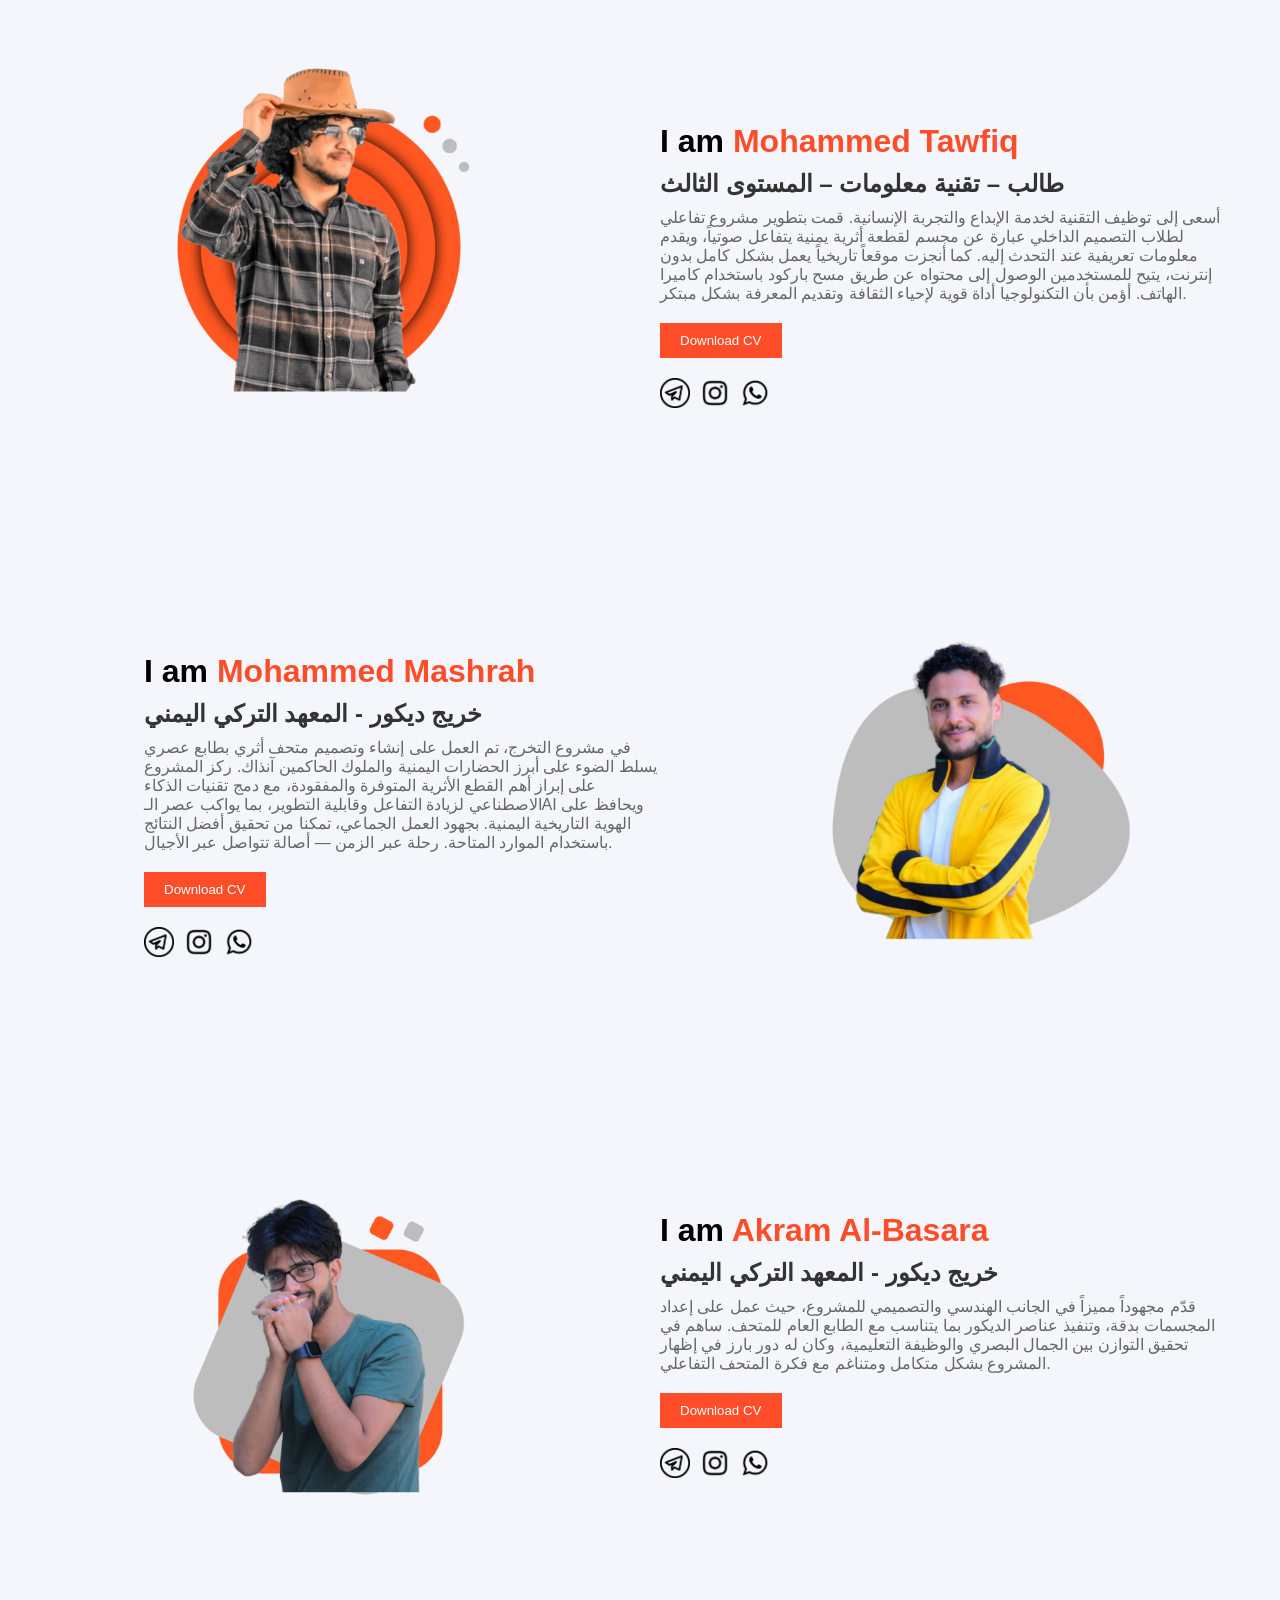
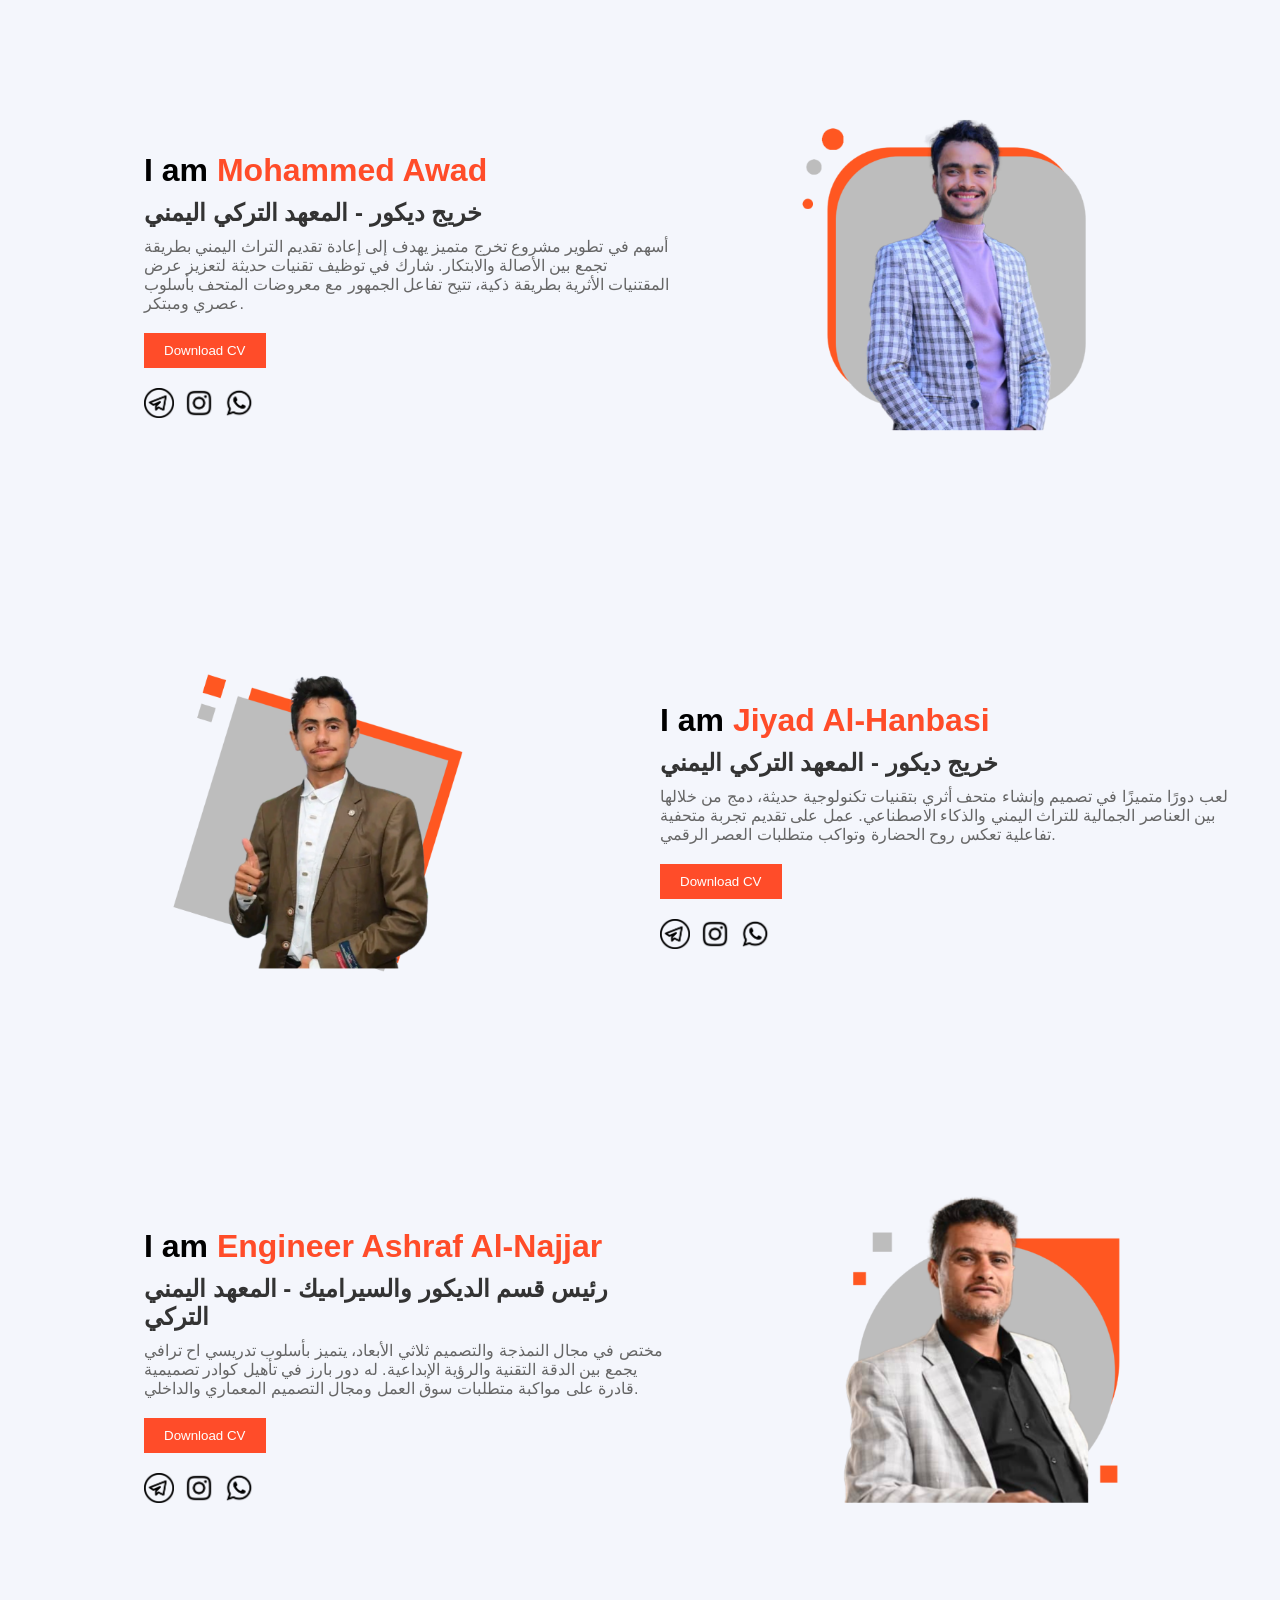
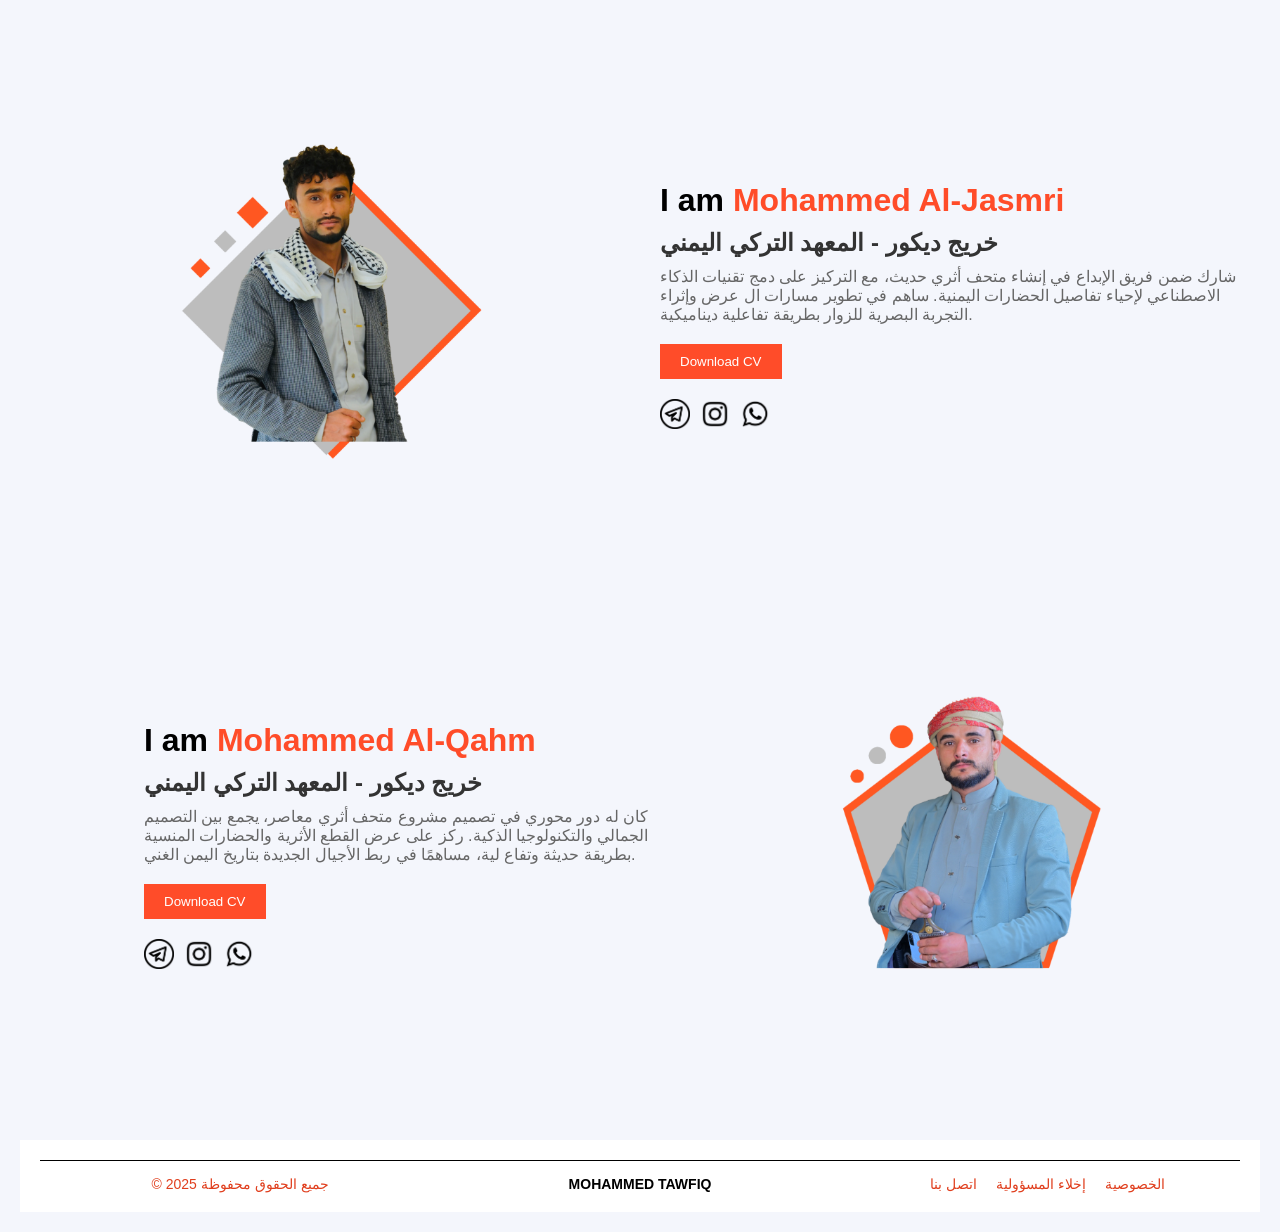
<file: Developers/indexe.html>
<!DOCTYPE html>
<html lang="en">
<head>
  <meta charset="UTF-8" />
  <meta name="viewport" content="width=device-width, initial-scale=1.0"/>
  <title>Profile Design</title>
  <style>
    * {
      margin: 0;
      padding: 0;
      box-sizing: border-box;
      font-family: Arial, sans-serif;
    }


    body {
      background-color: #f4f6fc;
      padding: 20px;
    }

    .section {
      display: flex;
      flex-wrap: wrap;
      align-items: center;
      justify-content: center;
      margin-bottom: 50px;
      animation: fadeInUp 1s ease;
      /* align-items: flex-start; */
    }

    .section.reverse {
      flex-direction: row-reverse;
    }
    .section.reverse .text{
        padding-left: 10%; 
    }

    .text {
      flex: 1;
      min-width: 280px;
      padding: 40px 20px; 
      order: 2;
      display: flex;
      flex-direction: column;
      align-items: flex-start;
      /* line-height: 1.8; */
      overflow-wrap: break-word;
    }

    .image {
      flex: 1;
      min-width: 280px;
      padding: 20px;
      display: flex;
      justify-content: center;
      align-items: center;
      order: 1;
      position: relative;
    }

    .image img {
        width: 450px;
      /* max-width: 300px; */
      border-radius: 10px;
      z-index: 1;
    }

    /* حذف الخلفية اللي ورا الصور */
    .image::before {
      display: none;
    }

    .text h1 {
      font-size: 2em;
      margin-bottom: 10px;
    }

    .text h1 span {
      color: #ff4c29;
    }

    .text h2 {
      font-size: 1.5em;
      margin-bottom: 10px;
      color: #333;
    }

    .text p {
      font-size: 1em;
      color: #666;
      margin-bottom: 20px;
    }

    .btn {
      background-color: #ff4c29;
      color: white;
      border: none;
      padding: 10px 20px;
      cursor: pointer;
      margin-bottom: 15px;
      transition: background 0.3s;
    }

    .btn:hover {
      background-color: #e03e1d;
    }

    .social {
      display: flex;
      gap: 10px;
      margin-top: 5px;
    }

    .social img {
      width: 30px;
      height: 30px;
      object-fit: contain;
      transition: transform 0.3s;
    }

    .social img:hover {
      transform: scale(1.2);
    }

    /* للجوال */
    @media (max-width: 768px) {
      .section, .section.reverse {
        flex-direction: column;
      }

      .text, .image {
        order: unset;
        text-align: center;
        align-items: center;
        padding: 20px 35px;
        max-width: 100%;
        margin-bottom: 0px;
        padding-top: 0px;
      }

      .social {
        justify-content: center;
        
      }
    }

    /* تأثير الدخول */
    @keyframes fadeInUp {
      from {
        opacity: 0;
        transform: translateY(40px);
      }
      to {
        opacity: 1;
        transform: translateY(0);
      }
    }
    
.custom-footer {
  background-color: #ffffff; /* لون مشابه للصورة */
  color: #e03e1d;
  padding: 20px;
  font-size: 14px;
  direction: ltr;
  font-family: sans-serif;
}

.footer-line {
  border-top: 1px solid black;
  margin-bottom: 15px;
}

.footer-content {
  display: flex;
  justify-content: space-between;
  align-items: center;
  flex-wrap: wrap;
  text-align: center;
}

.footer-left,
.footer-center,
.footer-right {
  flex: 1;
}

.footer-right a {
  margin-left: 15px;
  text-decoration: none;
  color: #e03e1d;
}

.footer-right a:hover {
  text-decoration: underline;
}
.footer-center{
    color: #000000;
    font-weight: bold;
  }
  </style>
</head>
<body>

  <!-- أول مقطع -->
  <div class="section">
    <div class="image">
      <img src="images/m1.png" alt="Profile Image 1">
    </div>
    <div class="text">
      <h1>I am <span>Mohammed Tawfiq</span></h1>
      <h2>طالب –  تقنية معلومات – المستوى الثالث</h2>
      <p>     
        أسعى إلى توظيف التقنية لخدمة الإبداع والتجربة الإنسانية.
        قمت بتطوير مشروع تفاعلي لطلاب التصميم الداخلي عبارة عن مجسم لقطعة أثرية يمنية يتفاعل صوتياً، ويقدم معلومات تعريفية عند التحدث إليه.
        كما أنجزت موقعاً تاريخياً يعمل بشكل كامل بدون إنترنت، يتيح للمستخدمين الوصول إلى محتواه عن طريق مسح باركود باستخدام كاميرا الهاتف.
        أؤمن بأن التكنولوجيا أداة قوية لإحياء الثقافة وتقديم المعرفة بشكل مبتكر.</p>
      <button class="btn">Download CV</button>
      <div class="social">
        <img src="icons/1.png" alt="Facebook">
        <img src="icons/2.png" alt="Behance">
        <img src="icons/3.png" alt="LinkedIn">
      </div>
    </div>
  </div>

  <!-- ثاني مقطع (معكوس) -->
  <div class="section reverse">
    <div class="image">
      <img src="images/m2.png" alt="Profile Image 2">
    </div>
    <div class="text">
      <h1>I am <span>Mohammed Mashrah</span></h1>
      <h2>خريج ديكور - المعهد التركي اليمني</h2>
      <p>
        في مشروع التخرج، تم العمل على إنشاء وتصميم متحف أثري بطابع عصري يسلط الضوء على أبرز الحضارات اليمنية والملوك الحاكمين آنذاك.
        ركز المشروع على إبراز أهم القطع الأثرية المتوفرة والمفقودة، مع دمج تقنيات الذكاء الاصطناعي لزيادة التفاعل وقابلية التطوير، بما يواكب عصر الـAI ويحافظ على الهوية التاريخية اليمنية.
        
        بجهود العمل الجماعي، تمكنا من تحقيق أفضل النتائج باستخدام الموارد المتاحة.
        رحلة عبر الزمن — أصالة تتواصل عبر الأجيال.
        </p>
      <button class="btn">Download CV</button>
      <div class="social">
        <img src="icons/1.png" alt="Facebook">
        <img src="icons/2.png" alt="Behance">
        <img src="icons/3.png" alt="LinkedIn">
      </div>
    </div>
  </div>
    <!-- أول مقطع -->
  <div class="section">
    <div class="image">
      <img src="images/m3.png" alt="Profile Image 1">
    </div>
    <div class="text">
      <h1>I am <span>Akram Al-Basara</span></h1>
      <h2>خريج ديكور - المعهد التركي اليمني</h2>
      <P>قدّم مجهوداً مميزاً في الجانب الهندسي والتصميمي للمشروع، حيث عمل على إعداد المجسمات بدقة، وتنفيذ عناصر الديكور بما يتناسب مع الطابع العام للمتحف.
        ساهم في تحقيق التوازن بين الجمال البصري والوظيفة التعليمية، وكان له دور بارز في إظهار المشروع بشكل متكامل ومتناغم مع فكرة المتحف التفاعلي.</P>
      <button class="btn">Download CV</button>
      <div class="social">
        <img src="icons/1.png" alt="Facebook">
        <img src="icons/2.png" alt="Behance">
        <img src="icons/3.png" alt="LinkedIn">
      </div>
    </div>
  </div>

  <!-- ثاني مقطع (معكوس) -->
  <div class="section reverse">
    <div class="image">
      <img src="images/m4.png" alt="Profile Image 2">
    </div>
    <div class="text">
      <h1>I am <span>Mohammed Awad</span></h1>
      <h2>خريج ديكور - المعهد التركي اليمني</h2>
      <P>أسهم في تطوير مشروع تخرج متميز يهدف إلى إعادة تقديم التراث اليمني بطريقة تجمع بين الأصالة والابتكار. شارك في توظيف تقنيات حديثة لتعزيز عرض 
        المقتنيات الأثرية بطريقة ذكية، تتيح تفاعل الجمهور مع معروضات المتحف بأسلوب عصري ومبتكر.</P>
      <button class="btn">Download CV</button>
      <div class="social">
        <img src="icons/1.png" alt="Facebook">
        <img src="icons/2.png" alt="Behance">
        <img src="icons/3.png" alt="LinkedIn">
      </div>
    </div>
  </div>
    <!-- أول مقطع -->
    <div class="section">
      <div class="image">
        <img src="images/m5.png" alt="Profile Image 1">
      </div>
      <div class="text">
        <h1>I am <span>Jiyad Al-Hanbasi</span></h1>
        <h2>خريج ديكور - المعهد التركي اليمني</h2>
        <P>لعب دورًا متميزًا في تصميم وإنشاء متحف أثري بتقنيات تكنولوجية حديثة، دمج من خلالها بين العناصر الجمالية للتراث اليمني والذكاء الاصطناعي. عمل على تقديم تجربة 
          متحفية تفاعلية تعكس روح الحضارة وتواكب متطلبات العصر الرقمي.
        </P>
        <button class="btn">Download CV</button>
        <div class="social">
          <img src="icons/1.png" alt="Facebook">
          <img src="icons/2.png" alt="Behance">
          <img src="icons/3.png" alt="LinkedIn">
        </div>
      </div>
    </div>
  
    <!-- ثاني مقطع (معكوس) -->
    <div class="section reverse">
      <div class="image">
        <img src="images/m6.png" alt="Profile Image 2">
      </div>
      <div class="text">
        <h1>I am <span>Engineer Ashraf Al-Najjar</span></h1>
        <h2>رئيس قسم الديكور والسيراميك - المعهد اليمني التركي</h2>
       <p>مختص في مجال النمذجة والتصميم ثلاثي الأبعاد، يتميز بأسلوب تدريسي اح
        ترافي يجمع بين الدقة التقنية والرؤية الإبداعية. له دور بارز في تأهيل كوادر تصميمية قادرة على مواكبة متطلبات سوق العمل ومجال التصميم المعماري والداخلي.</p>
        <button class="btn">Download CV</button>
        <div class="social">
          <img src="icons/1.png" alt="Facebook">
          <img src="icons/2.png" alt="Behance">
          <img src="icons/3.png" alt="LinkedIn">
        </div>
      </div>
    </div>
        <!-- أول مقطع -->
        <div class="section">
          <div class="image">
            <img src="images/m7.png" alt="Profile Image 1">
          </div>
          <div class="text">
            <h1>I am <span>Mohammed Al-Jasmri</span></h1>
            <h2>خريج ديكور - المعهد التركي اليمني</h2>
            <P>شارك ضمن فريق الإبداع في إنشاء متحف أثري حديث، مع التركيز على دمج تقنيات الذكاء الاصطناعي لإحياء تفاصيل الحضارات اليمنية. ساهم في تطوير مسارات ال
              عرض وإثراء التجربة البصرية للزوار بطريقة تفاعلية ديناميكية.
            </P>
            <button class="btn">Download CV</button>
            <div class="social">
              <img src="icons/1.png" alt="Facebook">
              <img src="icons/2.png" alt="Behance">
              <img src="icons/3.png" alt="LinkedIn">
            </div>
          </div>
        </div>
      
        <!-- ثاني مقطع (معكوس) -->
        <div class="section reverse">
          <div class="image">
            <img src="images/m8.png" alt="Profile Image 2">
          </div>
          <div class="text">
            <h1>I am <span>Mohammed Al-Qahm</span></h1>
            <h2>خريج ديكور - المعهد التركي اليمني</h2>
            <p>كان له دور محوري في تصميم مشروع متحف أثري معاصر، يجمع بين التصميم الجمالي والتكنولوجيا الذكية. ركز على عرض القطع الأثرية والحضارات المنسية بطريقة حديثة وتفاع
              لية، مساهمًا في ربط الأجيال الجديدة بتاريخ اليمن الغني.
            </p>
            <button class="btn">Download CV</button>
            <div class="social">
              <img src="icons/1.png" alt="Facebook">
              <img src="icons/2.png" alt="Behance">
              <img src="icons/3.png" alt="LinkedIn">
            </div>
          </div>
        </div>
    <footer class="custom-footer">
      <div class="footer-line"></div>
      <div class="footer-content">
        <div class="footer-left">© جميع الحقوق محفوظة 2025</div>
        <div class="footer-center">MOHAMMED TAWFIQ</div>
        <div class="footer-right">
          <a href="#">الخصوصية</a>
          <a href="#">إخلاء المسؤولية</a>
          <a href="#">اتصل بنا</a>
        </div>
      </div>
    </footer>

</body>
</html>
</file>
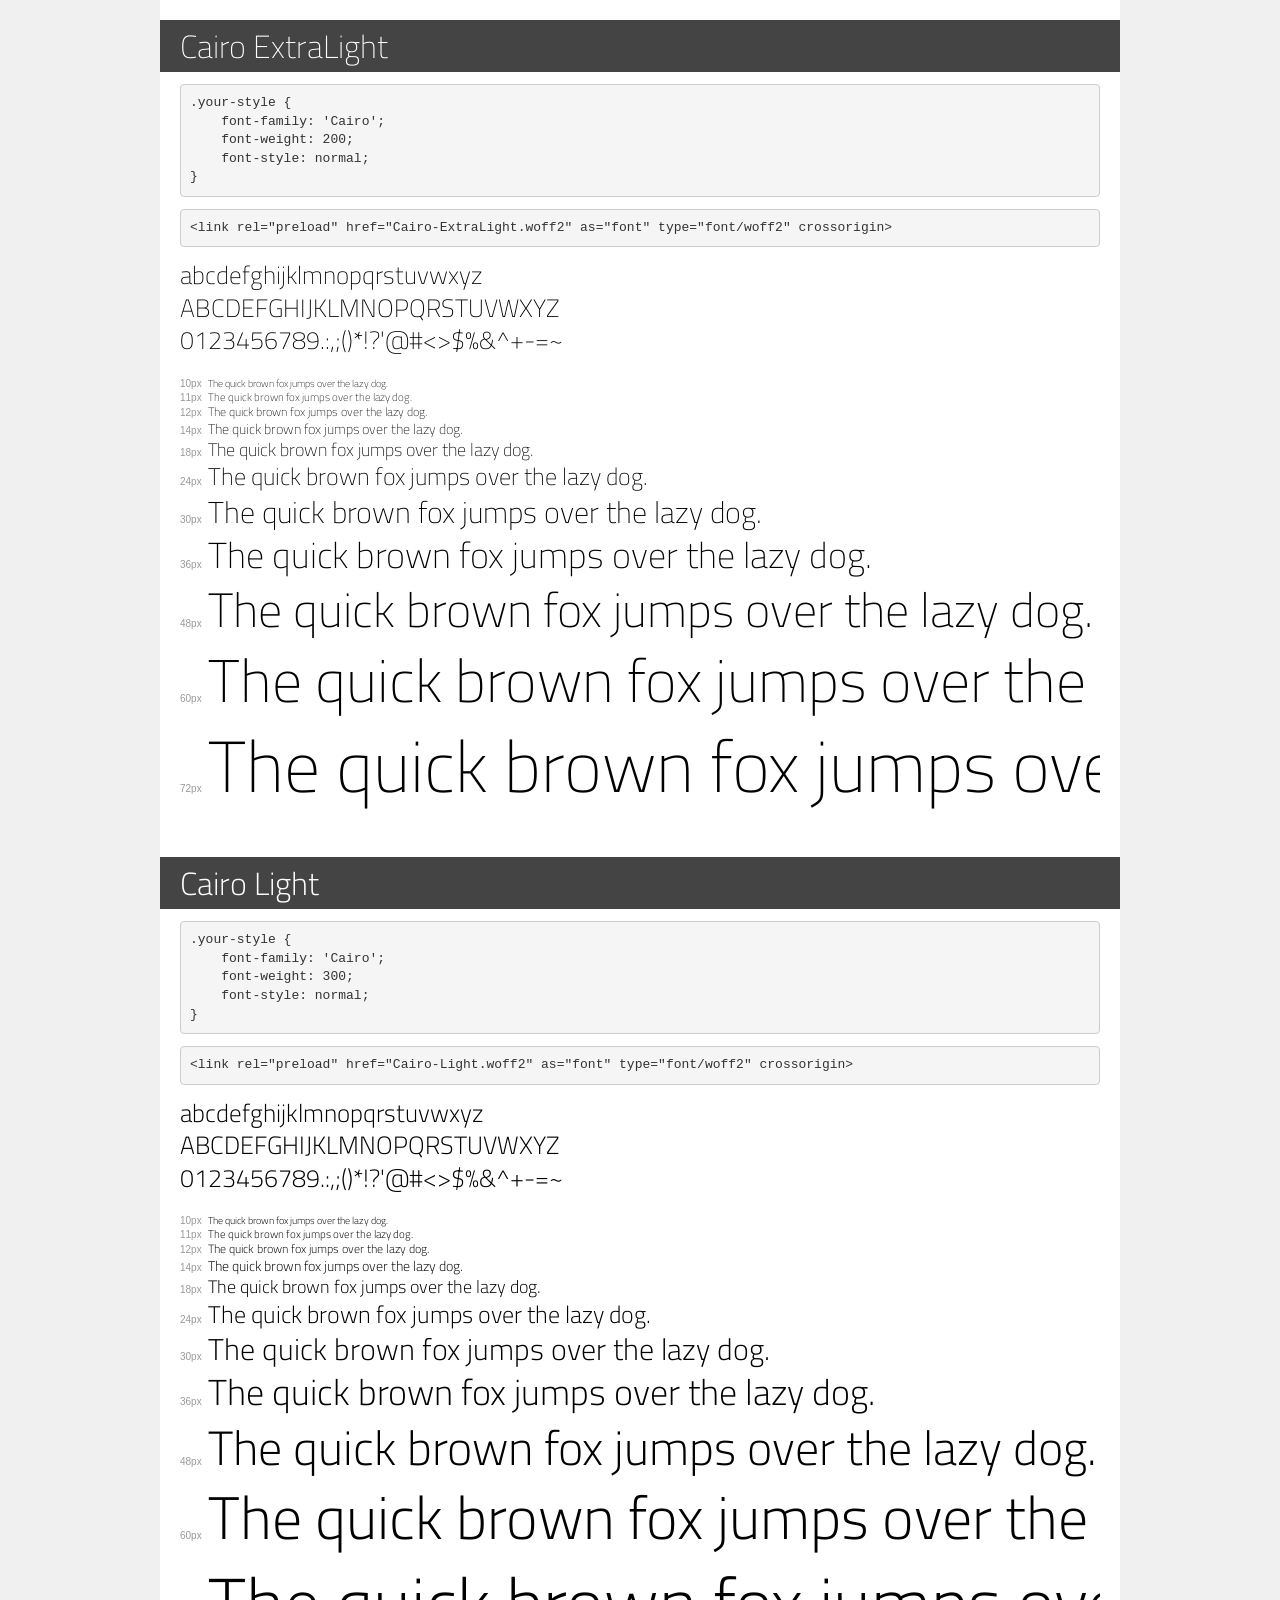
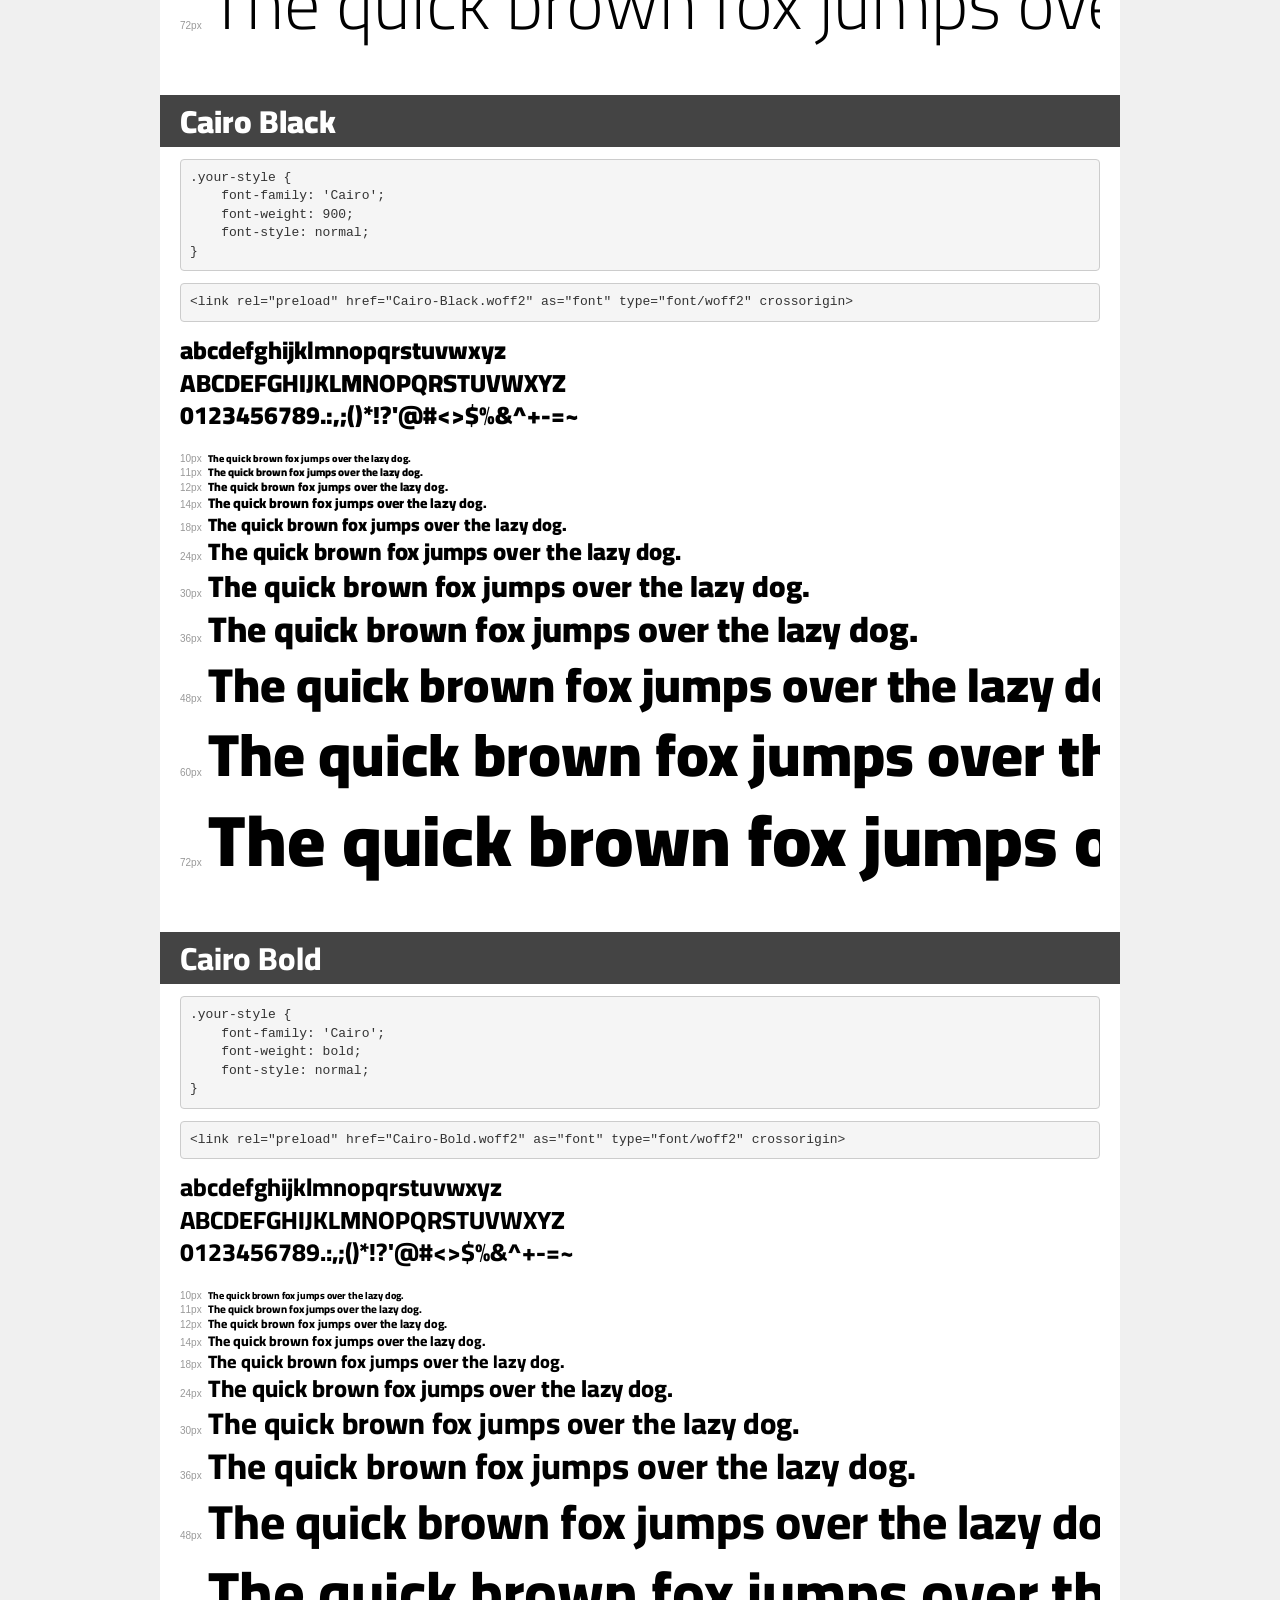
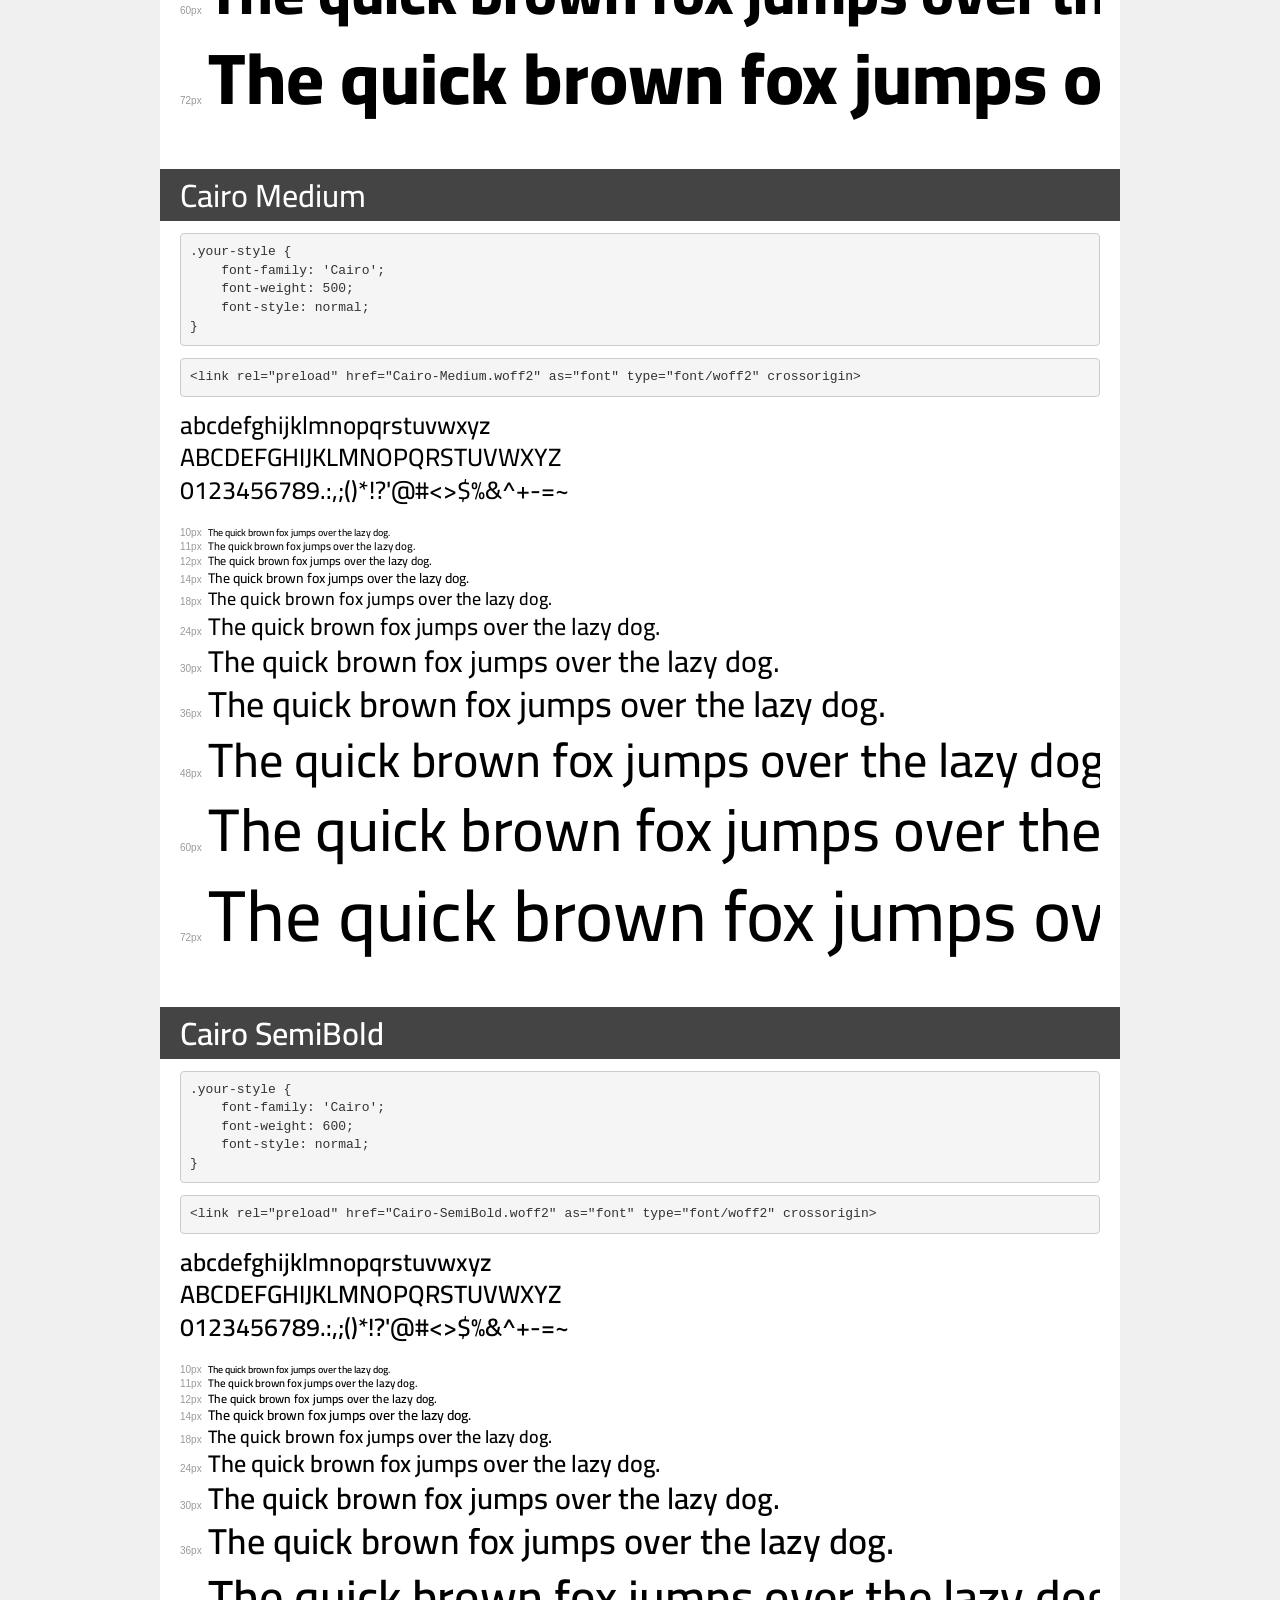
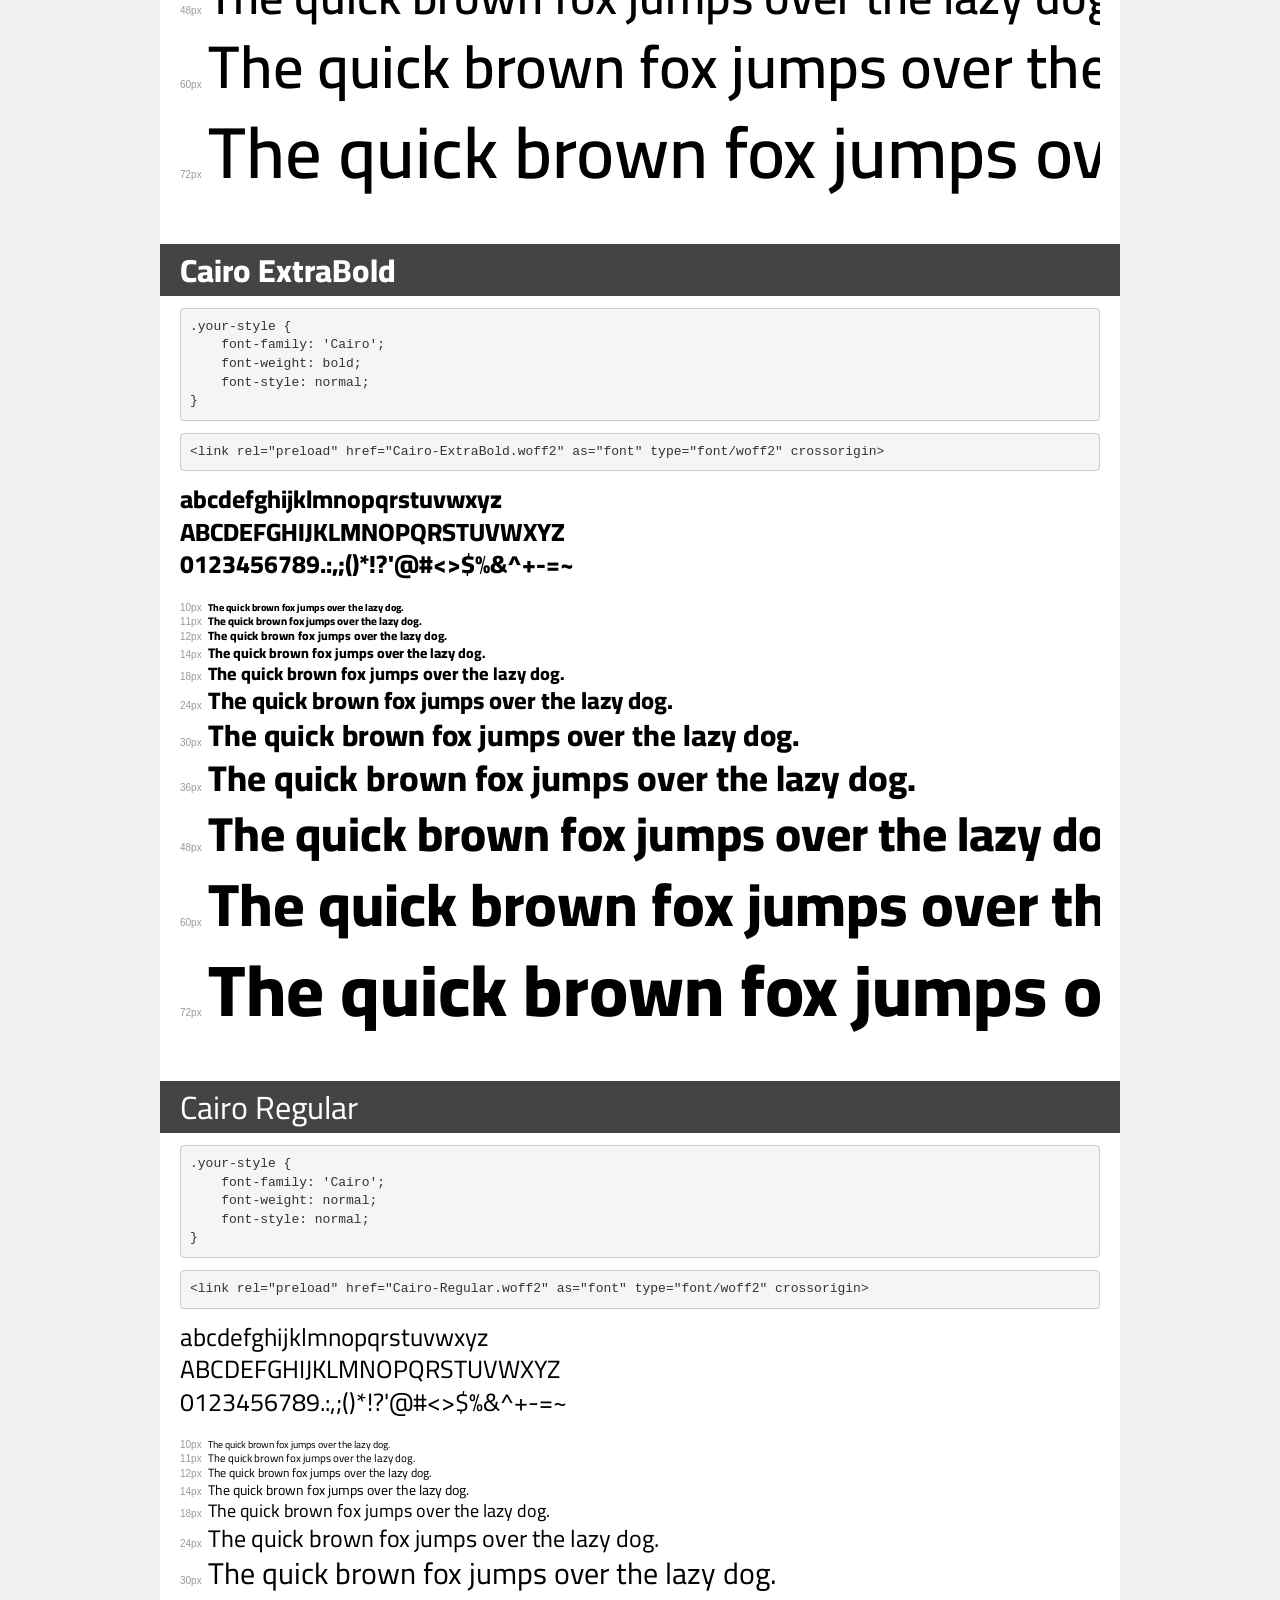
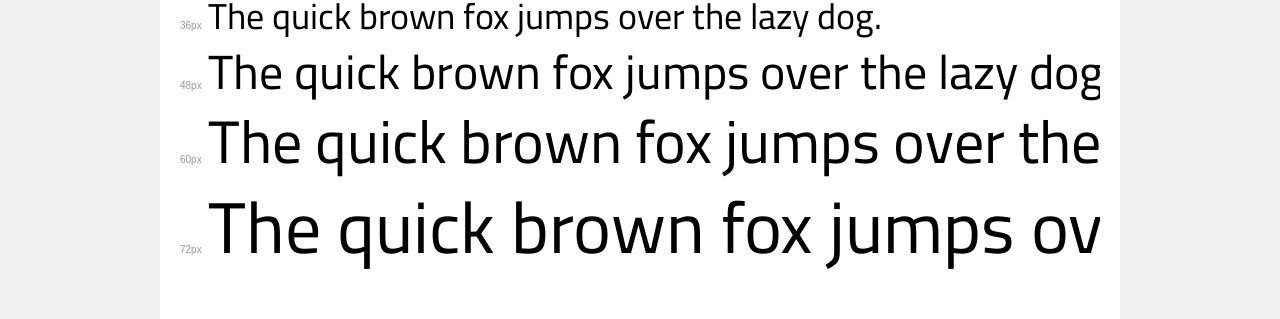
<file: fonts/demo.html>
<!DOCTYPE html>
<html lang="en">
<head>
    <meta charset="utf-8">
    <meta http-equiv="X-UA-Compatible" content="IE=edge">
    <meta name="viewport" content="width=device-width, initial-scale=1">
    <meta name="robots" content="noindex, noarchive">
    <meta name="format-detection" content="telephone=no">
    <title>Transfonter demo</title>
    <link href="stylesheet.css" rel="stylesheet">
    <style>
        /*
        http://meyerweb.com/eric/tools/css/reset/
        v2.0 | 20110126
        License: none (public domain)
        */
        html, body, div, span, applet, object, iframe,
        h1, h2, h3, h4, h5, h6, p, blockquote, pre,
        a, abbr, acronym, address, big, cite, code,
        del, dfn, em, img, ins, kbd, q, s, samp,
        small, strike, strong, sub, sup, tt, var,
        b, u, i, center,
        dl, dt, dd, ol, ul, li,
        fieldset, form, label, legend,
        table, caption, tbody, tfoot, thead, tr, th, td,
        article, aside, canvas, details, embed,
        figure, figcaption, footer, header, hgroup,
        menu, nav, output, ruby, section, summary,
        time, mark, audio, video {
            margin: 0;
            padding: 0;
            border: 0;
            font-size: 100%;
            font: inherit;
            vertical-align: baseline;
        }
        /* HTML5 display-role reset for older browsers */
        article, aside, details, figcaption, figure,
        footer, header, hgroup, menu, nav, section {
            display: block;
        }
        body {
            line-height: 1;
        }
        ol, ul {
            list-style: none;
        }
        blockquote, q {
            quotes: none;
        }
        blockquote:before, blockquote:after,
        q:before, q:after {
            content: '';
            content: none;
        }
        table {
            border-collapse: collapse;
            border-spacing: 0;
        }
        /* demo styles */
        body {
            background: #f0f0f0;
            color: #000;
        }
        .page {
            background: #fff;
            width: 920px;
            margin: 0 auto;
            padding: 20px 20px 0 20px;
            overflow: hidden;
        }
        .font-container {
            overflow-x: auto;
            overflow-y: hidden;
            margin-bottom: 40px;
            line-height: 1.3;
            white-space: nowrap;
            padding-bottom: 5px;
        }
        h1 {
            position: relative;
            background: #444;
            font-size: 32px;
            color: #fff;
            padding: 10px 20px;
            margin: 0 -20px 12px -20px;
        }
        .letters {
            font-size: 25px;
            margin-bottom: 20px;
        }
        .s10:before {
            content: '10px';
        }
        .s11:before {
            content: '11px';
        }
        .s12:before {
            content: '12px';
        }
        .s14:before {
            content: '14px';
        }
        .s18:before {
            content: '18px';
        }
        .s24:before {
            content: '24px';
        }
        .s30:before {
            content: '30px';
        }
        .s36:before {
            content: '36px';
        }
        .s48:before {
            content: '48px';
        }
        .s60:before {
            content: '60px';
        }
        .s72:before {
            content: '72px';
        }
        .s10:before, .s11:before, .s12:before, .s14:before,
        .s18:before, .s24:before, .s30:before, .s36:before,
        .s48:before, .s60:before, .s72:before {
            font-family: Arial, sans-serif;
            font-size: 10px;
            font-weight: normal;
            font-style: normal;
            color: #999;
            padding-right: 6px;
        }
        pre {
            display: block;
            padding: 9px;
            margin: 0 0 12px;
            font-family: Monaco, Menlo, Consolas, "Courier New", monospace;
            font-size: 13px;
            line-height: 1.428571429;
            color: #333;
            font-weight: normal;
            font-style: normal;
            background-color: #f5f5f5;
            border: 1px solid #ccc;
            overflow-x: auto;
            border-radius: 4px;
        }
        /* responsive */
        @media (max-width: 959px) {
            .page {
                width: auto;
                margin: 0;
            }
        }
    </style>
</head>
<body>
<div class="page">
    <div class="demo">
        <h1 style="font-family: 'Cairo'; font-weight: 200; font-style: normal;">Cairo ExtraLight</h1>
        <pre title="Usage">.your-style {
    font-family: 'Cairo';
    font-weight: 200;
    font-style: normal;
}</pre>
        <pre title="Preload (optional)">
&lt;link rel=&quot;preload&quot; href=&quot;Cairo-ExtraLight.woff2&quot; as=&quot;font&quot; type=&quot;font/woff2&quot; crossorigin&gt;</pre>
        <div class="font-container" style="font-family: 'Cairo'; font-weight: 200; font-style: normal;">
            <p class="letters">
                abcdefghijklmnopqrstuvwxyz<br>
ABCDEFGHIJKLMNOPQRSTUVWXYZ<br>
                0123456789.:,;()*!?'@#&lt;&gt;$%&^+-=~
            </p>
            <p class="s10" style="font-size: 10px;">The quick brown fox jumps over the lazy dog.</p>
            <p class="s11" style="font-size: 11px;">The quick brown fox jumps over the lazy dog.</p>
            <p class="s12" style="font-size: 12px;">The quick brown fox jumps over the lazy dog.</p>
            <p class="s14" style="font-size: 14px;">The quick brown fox jumps over the lazy dog.</p>
            <p class="s18" style="font-size: 18px;">The quick brown fox jumps over the lazy dog.</p>
            <p class="s24" style="font-size: 24px;">The quick brown fox jumps over the lazy dog.</p>
            <p class="s30" style="font-size: 30px;">The quick brown fox jumps over the lazy dog.</p>
            <p class="s36" style="font-size: 36px;">The quick brown fox jumps over the lazy dog.</p>
            <p class="s48" style="font-size: 48px;">The quick brown fox jumps over the lazy dog.</p>
            <p class="s60" style="font-size: 60px;">The quick brown fox jumps over the lazy dog.</p>
            <p class="s72" style="font-size: 72px;">The quick brown fox jumps over the lazy dog.</p>
        </div>
    </div>

    <div class="demo">
        <h1 style="font-family: 'Cairo'; font-weight: 300; font-style: normal;">Cairo Light</h1>
        <pre title="Usage">.your-style {
    font-family: 'Cairo';
    font-weight: 300;
    font-style: normal;
}</pre>
        <pre title="Preload (optional)">
&lt;link rel=&quot;preload&quot; href=&quot;Cairo-Light.woff2&quot; as=&quot;font&quot; type=&quot;font/woff2&quot; crossorigin&gt;</pre>
        <div class="font-container" style="font-family: 'Cairo'; font-weight: 300; font-style: normal;">
            <p class="letters">
                abcdefghijklmnopqrstuvwxyz<br>
ABCDEFGHIJKLMNOPQRSTUVWXYZ<br>
                0123456789.:,;()*!?'@#&lt;&gt;$%&^+-=~
            </p>
            <p class="s10" style="font-size: 10px;">The quick brown fox jumps over the lazy dog.</p>
            <p class="s11" style="font-size: 11px;">The quick brown fox jumps over the lazy dog.</p>
            <p class="s12" style="font-size: 12px;">The quick brown fox jumps over the lazy dog.</p>
            <p class="s14" style="font-size: 14px;">The quick brown fox jumps over the lazy dog.</p>
            <p class="s18" style="font-size: 18px;">The quick brown fox jumps over the lazy dog.</p>
            <p class="s24" style="font-size: 24px;">The quick brown fox jumps over the lazy dog.</p>
            <p class="s30" style="font-size: 30px;">The quick brown fox jumps over the lazy dog.</p>
            <p class="s36" style="font-size: 36px;">The quick brown fox jumps over the lazy dog.</p>
            <p class="s48" style="font-size: 48px;">The quick brown fox jumps over the lazy dog.</p>
            <p class="s60" style="font-size: 60px;">The quick brown fox jumps over the lazy dog.</p>
            <p class="s72" style="font-size: 72px;">The quick brown fox jumps over the lazy dog.</p>
        </div>
    </div>

    <div class="demo">
        <h1 style="font-family: 'Cairo'; font-weight: 900; font-style: normal;">Cairo Black</h1>
        <pre title="Usage">.your-style {
    font-family: 'Cairo';
    font-weight: 900;
    font-style: normal;
}</pre>
        <pre title="Preload (optional)">
&lt;link rel=&quot;preload&quot; href=&quot;Cairo-Black.woff2&quot; as=&quot;font&quot; type=&quot;font/woff2&quot; crossorigin&gt;</pre>
        <div class="font-container" style="font-family: 'Cairo'; font-weight: 900; font-style: normal;">
            <p class="letters">
                abcdefghijklmnopqrstuvwxyz<br>
ABCDEFGHIJKLMNOPQRSTUVWXYZ<br>
                0123456789.:,;()*!?'@#&lt;&gt;$%&^+-=~
            </p>
            <p class="s10" style="font-size: 10px;">The quick brown fox jumps over the lazy dog.</p>
            <p class="s11" style="font-size: 11px;">The quick brown fox jumps over the lazy dog.</p>
            <p class="s12" style="font-size: 12px;">The quick brown fox jumps over the lazy dog.</p>
            <p class="s14" style="font-size: 14px;">The quick brown fox jumps over the lazy dog.</p>
            <p class="s18" style="font-size: 18px;">The quick brown fox jumps over the lazy dog.</p>
            <p class="s24" style="font-size: 24px;">The quick brown fox jumps over the lazy dog.</p>
            <p class="s30" style="font-size: 30px;">The quick brown fox jumps over the lazy dog.</p>
            <p class="s36" style="font-size: 36px;">The quick brown fox jumps over the lazy dog.</p>
            <p class="s48" style="font-size: 48px;">The quick brown fox jumps over the lazy dog.</p>
            <p class="s60" style="font-size: 60px;">The quick brown fox jumps over the lazy dog.</p>
            <p class="s72" style="font-size: 72px;">The quick brown fox jumps over the lazy dog.</p>
        </div>
    </div>

    <div class="demo">
        <h1 style="font-family: 'Cairo'; font-weight: bold; font-style: normal;">Cairo Bold</h1>
        <pre title="Usage">.your-style {
    font-family: 'Cairo';
    font-weight: bold;
    font-style: normal;
}</pre>
        <pre title="Preload (optional)">
&lt;link rel=&quot;preload&quot; href=&quot;Cairo-Bold.woff2&quot; as=&quot;font&quot; type=&quot;font/woff2&quot; crossorigin&gt;</pre>
        <div class="font-container" style="font-family: 'Cairo'; font-weight: bold; font-style: normal;">
            <p class="letters">
                abcdefghijklmnopqrstuvwxyz<br>
ABCDEFGHIJKLMNOPQRSTUVWXYZ<br>
                0123456789.:,;()*!?'@#&lt;&gt;$%&^+-=~
            </p>
            <p class="s10" style="font-size: 10px;">The quick brown fox jumps over the lazy dog.</p>
            <p class="s11" style="font-size: 11px;">The quick brown fox jumps over the lazy dog.</p>
            <p class="s12" style="font-size: 12px;">The quick brown fox jumps over the lazy dog.</p>
            <p class="s14" style="font-size: 14px;">The quick brown fox jumps over the lazy dog.</p>
            <p class="s18" style="font-size: 18px;">The quick brown fox jumps over the lazy dog.</p>
            <p class="s24" style="font-size: 24px;">The quick brown fox jumps over the lazy dog.</p>
            <p class="s30" style="font-size: 30px;">The quick brown fox jumps over the lazy dog.</p>
            <p class="s36" style="font-size: 36px;">The quick brown fox jumps over the lazy dog.</p>
            <p class="s48" style="font-size: 48px;">The quick brown fox jumps over the lazy dog.</p>
            <p class="s60" style="font-size: 60px;">The quick brown fox jumps over the lazy dog.</p>
            <p class="s72" style="font-size: 72px;">The quick brown fox jumps over the lazy dog.</p>
        </div>
    </div>

    <div class="demo">
        <h1 style="font-family: 'Cairo'; font-weight: 500; font-style: normal;">Cairo Medium</h1>
        <pre title="Usage">.your-style {
    font-family: 'Cairo';
    font-weight: 500;
    font-style: normal;
}</pre>
        <pre title="Preload (optional)">
&lt;link rel=&quot;preload&quot; href=&quot;Cairo-Medium.woff2&quot; as=&quot;font&quot; type=&quot;font/woff2&quot; crossorigin&gt;</pre>
        <div class="font-container" style="font-family: 'Cairo'; font-weight: 500; font-style: normal;">
            <p class="letters">
                abcdefghijklmnopqrstuvwxyz<br>
ABCDEFGHIJKLMNOPQRSTUVWXYZ<br>
                0123456789.:,;()*!?'@#&lt;&gt;$%&^+-=~
            </p>
            <p class="s10" style="font-size: 10px;">The quick brown fox jumps over the lazy dog.</p>
            <p class="s11" style="font-size: 11px;">The quick brown fox jumps over the lazy dog.</p>
            <p class="s12" style="font-size: 12px;">The quick brown fox jumps over the lazy dog.</p>
            <p class="s14" style="font-size: 14px;">The quick brown fox jumps over the lazy dog.</p>
            <p class="s18" style="font-size: 18px;">The quick brown fox jumps over the lazy dog.</p>
            <p class="s24" style="font-size: 24px;">The quick brown fox jumps over the lazy dog.</p>
            <p class="s30" style="font-size: 30px;">The quick brown fox jumps over the lazy dog.</p>
            <p class="s36" style="font-size: 36px;">The quick brown fox jumps over the lazy dog.</p>
            <p class="s48" style="font-size: 48px;">The quick brown fox jumps over the lazy dog.</p>
            <p class="s60" style="font-size: 60px;">The quick brown fox jumps over the lazy dog.</p>
            <p class="s72" style="font-size: 72px;">The quick brown fox jumps over the lazy dog.</p>
        </div>
    </div>

    <div class="demo">
        <h1 style="font-family: 'Cairo'; font-weight: 600; font-style: normal;">Cairo SemiBold</h1>
        <pre title="Usage">.your-style {
    font-family: 'Cairo';
    font-weight: 600;
    font-style: normal;
}</pre>
        <pre title="Preload (optional)">
&lt;link rel=&quot;preload&quot; href=&quot;Cairo-SemiBold.woff2&quot; as=&quot;font&quot; type=&quot;font/woff2&quot; crossorigin&gt;</pre>
        <div class="font-container" style="font-family: 'Cairo'; font-weight: 600; font-style: normal;">
            <p class="letters">
                abcdefghijklmnopqrstuvwxyz<br>
ABCDEFGHIJKLMNOPQRSTUVWXYZ<br>
                0123456789.:,;()*!?'@#&lt;&gt;$%&^+-=~
            </p>
            <p class="s10" style="font-size: 10px;">The quick brown fox jumps over the lazy dog.</p>
            <p class="s11" style="font-size: 11px;">The quick brown fox jumps over the lazy dog.</p>
            <p class="s12" style="font-size: 12px;">The quick brown fox jumps over the lazy dog.</p>
            <p class="s14" style="font-size: 14px;">The quick brown fox jumps over the lazy dog.</p>
            <p class="s18" style="font-size: 18px;">The quick brown fox jumps over the lazy dog.</p>
            <p class="s24" style="font-size: 24px;">The quick brown fox jumps over the lazy dog.</p>
            <p class="s30" style="font-size: 30px;">The quick brown fox jumps over the lazy dog.</p>
            <p class="s36" style="font-size: 36px;">The quick brown fox jumps over the lazy dog.</p>
            <p class="s48" style="font-size: 48px;">The quick brown fox jumps over the lazy dog.</p>
            <p class="s60" style="font-size: 60px;">The quick brown fox jumps over the lazy dog.</p>
            <p class="s72" style="font-size: 72px;">The quick brown fox jumps over the lazy dog.</p>
        </div>
    </div>

    <div class="demo">
        <h1 style="font-family: 'Cairo'; font-weight: bold; font-style: normal;">Cairo ExtraBold</h1>
        <pre title="Usage">.your-style {
    font-family: 'Cairo';
    font-weight: bold;
    font-style: normal;
}</pre>
        <pre title="Preload (optional)">
&lt;link rel=&quot;preload&quot; href=&quot;Cairo-ExtraBold.woff2&quot; as=&quot;font&quot; type=&quot;font/woff2&quot; crossorigin&gt;</pre>
        <div class="font-container" style="font-family: 'Cairo'; font-weight: bold; font-style: normal;">
            <p class="letters">
                abcdefghijklmnopqrstuvwxyz<br>
ABCDEFGHIJKLMNOPQRSTUVWXYZ<br>
                0123456789.:,;()*!?'@#&lt;&gt;$%&^+-=~
            </p>
            <p class="s10" style="font-size: 10px;">The quick brown fox jumps over the lazy dog.</p>
            <p class="s11" style="font-size: 11px;">The quick brown fox jumps over the lazy dog.</p>
            <p class="s12" style="font-size: 12px;">The quick brown fox jumps over the lazy dog.</p>
            <p class="s14" style="font-size: 14px;">The quick brown fox jumps over the lazy dog.</p>
            <p class="s18" style="font-size: 18px;">The quick brown fox jumps over the lazy dog.</p>
            <p class="s24" style="font-size: 24px;">The quick brown fox jumps over the lazy dog.</p>
            <p class="s30" style="font-size: 30px;">The quick brown fox jumps over the lazy dog.</p>
            <p class="s36" style="font-size: 36px;">The quick brown fox jumps over the lazy dog.</p>
            <p class="s48" style="font-size: 48px;">The quick brown fox jumps over the lazy dog.</p>
            <p class="s60" style="font-size: 60px;">The quick brown fox jumps over the lazy dog.</p>
            <p class="s72" style="font-size: 72px;">The quick brown fox jumps over the lazy dog.</p>
        </div>
    </div>

    <div class="demo">
        <h1 style="font-family: 'Cairo'; font-weight: normal; font-style: normal;">Cairo Regular</h1>
        <pre title="Usage">.your-style {
    font-family: 'Cairo';
    font-weight: normal;
    font-style: normal;
}</pre>
        <pre title="Preload (optional)">
&lt;link rel=&quot;preload&quot; href=&quot;Cairo-Regular.woff2&quot; as=&quot;font&quot; type=&quot;font/woff2&quot; crossorigin&gt;</pre>
        <div class="font-container" style="font-family: 'Cairo'; font-weight: normal; font-style: normal;">
            <p class="letters">
                abcdefghijklmnopqrstuvwxyz<br>
ABCDEFGHIJKLMNOPQRSTUVWXYZ<br>
                0123456789.:,;()*!?'@#&lt;&gt;$%&^+-=~
            </p>
            <p class="s10" style="font-size: 10px;">The quick brown fox jumps over the lazy dog.</p>
            <p class="s11" style="font-size: 11px;">The quick brown fox jumps over the lazy dog.</p>
            <p class="s12" style="font-size: 12px;">The quick brown fox jumps over the lazy dog.</p>
            <p class="s14" style="font-size: 14px;">The quick brown fox jumps over the lazy dog.</p>
            <p class="s18" style="font-size: 18px;">The quick brown fox jumps over the lazy dog.</p>
            <p class="s24" style="font-size: 24px;">The quick brown fox jumps over the lazy dog.</p>
            <p class="s30" style="font-size: 30px;">The quick brown fox jumps over the lazy dog.</p>
            <p class="s36" style="font-size: 36px;">The quick brown fox jumps over the lazy dog.</p>
            <p class="s48" style="font-size: 48px;">The quick brown fox jumps over the lazy dog.</p>
            <p class="s60" style="font-size: 60px;">The quick brown fox jumps over the lazy dog.</p>
            <p class="s72" style="font-size: 72px;">The quick brown fox jumps over the lazy dog.</p>
        </div>
    </div>

</div>
</body>
</html>
</file>
<file: fonts/stylesheet.css>
@font-face {
    font-family: 'Cairo';
    src: url('Cairo-ExtraLight.woff2') format('woff2'),
        url('Cairo-ExtraLight.woff') format('woff');
    font-weight: 200;
    font-style: normal;
    font-display: swap;
}

@font-face {
    font-family: 'Cairo';
    src: url('Cairo-Light.woff2') format('woff2'),
        url('Cairo-Light.woff') format('woff');
    font-weight: 300;
    font-style: normal;
    font-display: swap;
}

@font-face {
    font-family: 'Cairo';
    src: url('Cairo-Black.woff2') format('woff2'),
        url('Cairo-Black.woff') format('woff');
    font-weight: 900;
    font-style: normal;
    font-display: swap;
}

@font-face {
    font-family: 'Cairo';
    src: url('Cairo-Bold.woff2') format('woff2'),
        url('Cairo-Bold.woff') format('woff');
    font-weight: bold;
    font-style: normal;
    font-display: swap;
}

@font-face {
    font-family: 'Cairo';
    src: url('Cairo-Medium.woff2') format('woff2'),
        url('Cairo-Medium.woff') format('woff');
    font-weight: 500;
    font-style: normal;
    font-display: swap;
}

@font-face {
    font-family: 'Cairo';
    src: url('Cairo-SemiBold.woff2') format('woff2'),
        url('Cairo-SemiBold.woff') format('woff');
    font-weight: 600;
    font-style: normal;
    font-display: swap;
}

@font-face {
    font-family: 'Cairo';
    src: url('Cairo-ExtraBold.woff2') format('woff2'),
        url('Cairo-ExtraBold.woff') format('woff');
    font-weight: bold;
    font-style: normal;
    font-display: swap;
}

@font-face {
    font-family: 'Cairo';
    src: url('Cairo-Regular.woff2') format('woff2'),
        url('Cairo-Regular.woff') format('woff');
    font-weight: normal;
    font-style: normal;
    font-display: swap;
}
</file>
